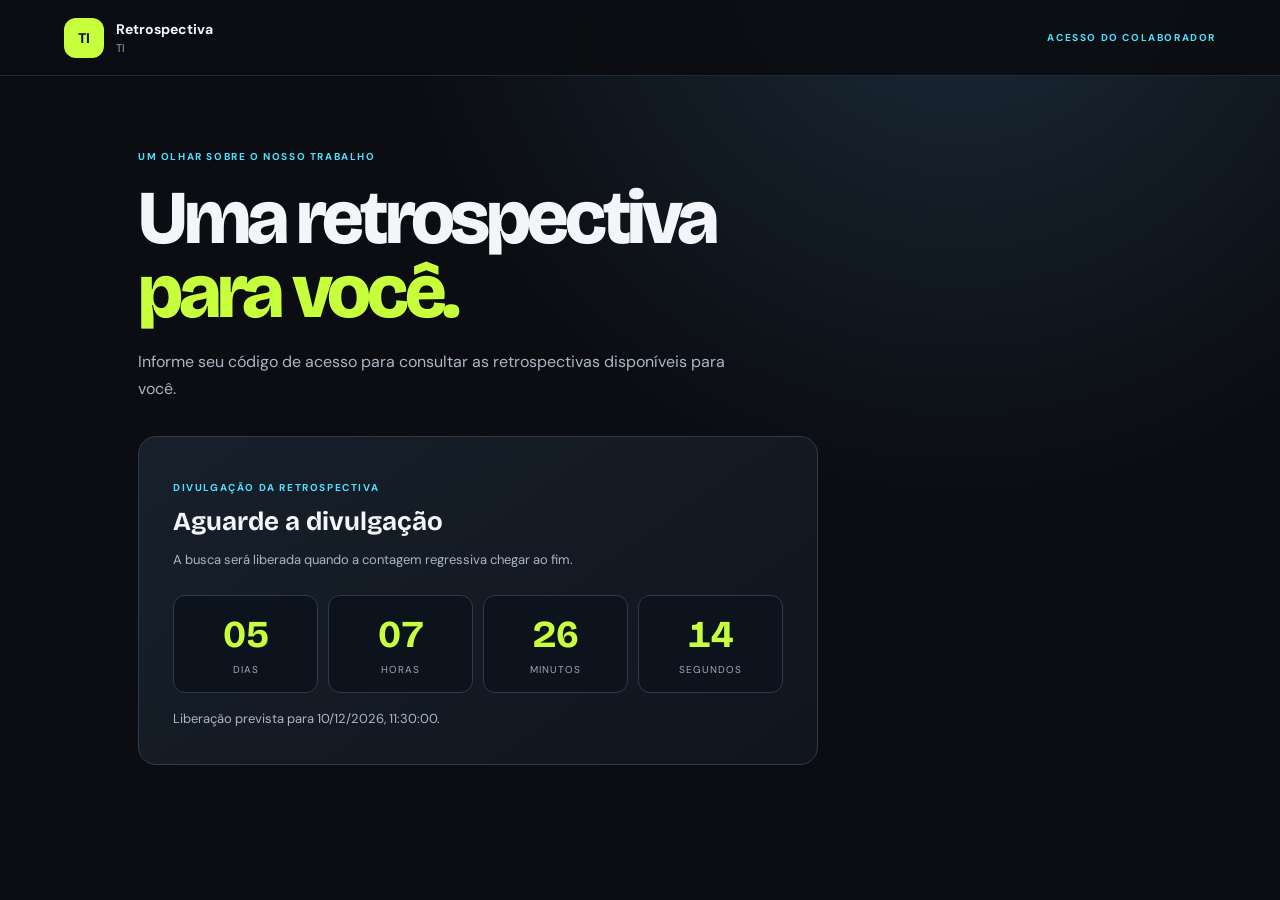
<file: acesso.html>
<!DOCTYPE html>
<html lang="pt-BR">
<head>
  <meta charset="UTF-8">
  <meta name="viewport" content="width=device-width, initial-scale=1">
  <meta name="theme-color" content="#0b0d12">
  <meta name="description" content="Acesse sua retrospectiva personalizada da equipe de Gestão da Informação e TI.">
  <title>Minha retrospectiva · GI TI</title>
  <link rel="preconnect" href="https://fonts.googleapis.com">
  <link rel="preconnect" href="https://fonts.gstatic.com" crossorigin>
  <link href="https://fonts.googleapis.com/css2?family=DM+Sans:wght@400;500;600;700&family=Bricolage+Grotesque:opsz,wght@12..96,600;12..96,800&display=swap" rel="stylesheet">
  <link rel="stylesheet" href="retrospectiva.css">
</head>
<body>
  <header class="public-header">
    <a class="brand" href="acesso.html" aria-label="Página inicial da retrospectiva">
      <span class="brand-mark">TI</span>
      <span><b>Retrospectiva</b><small>TI</small></span>
    </a>
    <span class="header-label">ACESSO DO COLABORADOR</span>
  </header>

  <main class="public-main">
    <section class="intro">
      <p class="eyebrow">UM OLHAR SOBRE O NOSSO TRABALHO</p>
      <h1>Uma retrospectiva<br><em>para você.</em></h1>
      <p class="intro-copy">Informe seu código de acesso para consultar as retrospectivas disponíveis para você.</p>
    </section>

    <section class="release-panel" id="releasePanel">
      <p class="eyebrow">DIVULGAÇÃO DA RETROSPECTIVA</p>
      <h2 id="releaseTitle">Aguarde a divulgação</h2>
      <p id="releaseMessage" class="release-message" role="status" aria-live="polite">Verificando a data de liberação...</p>
      <div class="countdown" id="countdown" aria-label="Tempo restante para a divulgação" aria-live="off">
        <div><strong id="countdownDays">--</strong><span>dias</span></div>
        <div><strong id="countdownHours">--</strong><span>horas</span></div>
        <div><strong id="countdownMinutes">--</strong><span>minutos</span></div>
        <div><strong id="countdownSeconds">--</strong><span>segundos</span></div>
      </div>
      <p id="releaseDateLabel" class="release-date-label"></p>
    </section>

    <section class="access-panel" id="accessPanel" hidden>
      <div class="panel-heading">
        <span class="step-number">01</span>
        <div>
          <h2>Informe seu código</h2>
          <p>Digite os cinco números do código informado pela equipe.</p>
        </div>
      </div>

      <form id="accessForm" novalidate>
        <label id="accessCodeLabel" for="codeDigit1">Código de acesso</label>
        <div class="code-inputs" role="group" aria-labelledby="accessCodeLabel" aria-describedby="codeHint">
          <input id="codeDigit1" class="code-digit" name="codigo-1" type="text" inputmode="numeric" pattern="[0-9]" maxlength="1" autocomplete="one-time-code" aria-label="Dígito 1 do código" required disabled>
          <input class="code-digit" name="codigo-2" type="text" inputmode="numeric" pattern="[0-9]" maxlength="1" aria-label="Dígito 2 do código" required disabled>
          <input class="code-digit" name="codigo-3" type="text" inputmode="numeric" pattern="[0-9]" maxlength="1" aria-label="Dígito 3 do código" required disabled>
          <input class="code-digit" name="codigo-4" type="text" inputmode="numeric" pattern="[0-9]" maxlength="1" aria-label="Dígito 4 do código" required disabled>
          <input class="code-digit" name="codigo-5" type="text" inputmode="numeric" pattern="[0-9]" maxlength="1" aria-label="Dígito 5 do código" required disabled>
        </div>
        <p class="code-hint" id="codeHint">O hífen do código não precisa ser digitado.</p>

        <button class="primary-button" id="accessButton" type="submit" disabled>
          Acessar minha retrospectiva <span aria-hidden="true">↗</span>
        </button>
        <p class="form-status" id="formStatus" role="status" aria-live="polite"></p>
      </form>
      <p class="privacy-note">Os conteúdos apresentados dependem das permissões cadastradas para o código informado.</p>
    </section>

    <section class="result-section" id="resultSection" hidden>
      <div class="welcome-row">
        <div>
          <p class="eyebrow">ACESSO IDENTIFICADO</p>
          <h2 id="welcomeTitle">Olá!</h2>
          <p id="welcomeSector" class="welcome-sector"></p>
        </div>
        <button class="text-button" id="changeUser" type="button">Trocar identificação</button>
      </div>

      <article class="personal-message" id="personalMessage" aria-labelledby="personalMessageTitle" hidden>
        <p class="eyebrow">UMA MENSAGEM PARA VOCÊS</p>
        <h3 id="personalMessageTitle">Antes de encerrar esta retrospectiva, gostaria de deixar algumas palavras.</h3>
        <p>Este projeto nasceu da vontade de olhar para trás e reconhecer um pouco do trabalho que acontece todos os dias, além de valorizar as experiências que fazem parte da nossa rotina.</p>
        <p>Por trás de cada atendimento, chamado, manutenção, ajuste ou melhoria, existem pessoas, dedicação e desafios que fazem parte dessa jornada.</p>
        <p>A ideia desta retrospectiva não é apenas apresentar números ou resultados, mas valorizar o caminho percorrido, as dificuldades superadas e tudo aquilo que construímos juntos.</p>
        <p>Espero que, ao assistir, vocês consigam reconhecer um pouco da contribuição de cada um e perceber que até as pequenas ações fazem diferença no resultado coletivo.</p>
        <p>Obrigado pela parceria, pela paciência e pela colaboração ao longo dessa jornada.</p>
        <p class="personal-message-highlight"><strong>Que possamos continuar aprendendo, evoluindo e construindo coisas melhores juntos!</strong></p>
        <p class="personal-message-signoff">Com carinho e reconhecimento,<br><strong>Thalysson</strong></p>
        <button class="surprise-button" id="openSurprise" type="button">Ver a surpresa</button>
      </article>

      <dialog class="surprise-dialog" id="surpriseDialog" aria-labelledby="surpriseTitle">
        <div class="surprise-dialog-header">
          <h2 id="surpriseTitle">Uma surpresa para você</h2>
          <button class="text-button" id="closeSurprise" type="button" aria-label="Fechar surpresa">Fechar</button>
        </div>
        <img
          class="surprise-image"
          src="exemplos/assets/Emblema%20CAMBA%C3%8D%20com%20Capacete%20Branco.png"
          alt="Emblema CAMBAÍ com um piloto segurando um troféu"
        >
        <div class="surprise-actions">
          <a
            class="video-action"
            href="exemplos/assets/Emblema%20CAMBA%C3%8D%20com%20Capacete%20Branco.png"
            download="Emblema-CAMBAI.png"
          >Baixar imagem</a>
          <button class="surprise-button" id="printSurprise" type="button">Imprimir</button>
        </div>
      </dialog>

      <div class="content-heading">
        <span class="step-number">02</span>
        <div>
          <h2>Suas retrospectivas</h2>
          <p>Assista às apresentações interativas liberadas para você.</p>
        </div>
      </div>
      <div class="video-grid" id="videoGrid" aria-label="Apresentações da retrospectiva"></div>
      <p class="empty-access" id="emptyAccess" hidden>
        Não há retrospectivas liberadas para este cadastro no momento. Se acredita que isso está incorreto, procure a equipe de Gestão da Informação / TI.
      </p>
    </section>

  <script src="config-publico.js"></script>
  <script src="retrospectiva.js"></script>
</body>
</html>
</file>
<file: retrospectiva.css>
*{box-sizing:border-box}
:root{color-scheme:dark;--bg:#0b0d12;--panel:#121722;--line:#252d3a;--muted:#9ba8ba;--text:#f3f5f8;--lime:#c8ff3d;--cyan:#4de1ff}
body{margin:0;min-height:100vh;background:radial-gradient(ellipse at 75% -10%,#1b2c3a 0,transparent 42%),var(--bg);color:var(--text);font:15px "DM Sans",sans-serif}
.public-header{height:76px;padding:0 clamp(20px,5vw,76px);display:flex;align-items:center;justify-content:space-between;border-bottom:1px solid #222a36;background:#0b0d12ef;position:sticky;top:0;z-index:5;backdrop-filter:blur(14px)}
.brand{display:flex;gap:12px;align-items:center;color:inherit;text-decoration:none}.brand-mark{display:grid;place-items:center;width:40px;height:40px;border-radius:12px;background:var(--lime);color:#10150a;font-weight:800;font-size:14px}.brand b,.brand small{display:block}.brand b{font-size:14px}.brand small{font-size:11px;color:var(--muted);margin-top:3px}
.header-label,.eyebrow{letter-spacing:.16em;font-size:10px;font-weight:700;color:var(--cyan)}
.public-main{max-width:1060px;margin:auto;padding:64px 28px 30px}
.intro{max-width:720px;margin-bottom:34px}.intro h1{font:800 clamp(44px,7vw,76px)/.98 "Bricolage Grotesque","DM Sans",sans-serif;letter-spacing:-.055em;margin:18px 0}.intro h1 em{font-style:normal;color:var(--lime)}.intro-copy{font-size:16px;line-height:1.7;color:#aab6c5;max-width:590px}
.access-panel{max-width:680px;border:1px solid #303b49;border-radius:18px;background:linear-gradient(145deg,#17202b,#10151e);padding:clamp(22px,4vw,34px)}
.release-panel{max-width:680px;padding:clamp(22px,4vw,34px);border:1px solid #303b49;border-radius:18px;background:linear-gradient(145deg,#17202b,#10151e)}
.release-panel h2{font:700 26px "Bricolage Grotesque","DM Sans",sans-serif;margin:12px 0 8px}
.release-message,.release-date-label{color:#aab6c5;font-size:13px;line-height:1.6}
.countdown{display:grid;grid-template-columns:repeat(4,minmax(0,1fr));gap:10px;margin:24px 0 16px}
.countdown>div{display:flex;flex-direction:column;align-items:center;gap:6px;padding:16px 8px;border:1px solid #303b49;border-radius:12px;background:#0d131c}
.countdown strong{font:700 clamp(24px,5vw,38px) "Bricolage Grotesque","DM Sans",sans-serif;color:var(--lime);font-variant-numeric:tabular-nums}
.countdown span{color:#9ba8ba;font-size:10px;text-transform:uppercase;letter-spacing:.1em}
.release-date-label{margin:0}
.panel-heading,.content-heading{display:flex;align-items:flex-start;gap:14px;margin-bottom:25px}.step-number{flex:none;display:grid;place-items:center;width:34px;height:34px;border-radius:10px;background:#263342;color:var(--lime);font:700 12px "DM Sans"}.panel-heading h2,.content-heading h2{font:700 22px "Bricolage Grotesque","DM Sans",sans-serif;margin:2px 0 5px}.panel-heading p,.content-heading p{margin:0;color:#9ba8ba;font-size:13px;line-height:1.5}
form label{display:block;font-weight:700;font-size:12px;margin:18px 0 8px}
form input{display:block;width:100%;min-height:48px;padding:12px 14px;border:1px solid #3a4656;border-radius:10px;background:#0b111a;color:#f3f5f8;font:14px "DM Sans",sans-serif;outline:none}
form input:focus{border-color:var(--cyan);box-shadow:0 0 0 3px #4de1ff20}
.code-inputs{display:flex;gap:clamp(6px,2vw,10px);margin-top:8px}
.code-digit{width:clamp(40px,12vw,54px)!important;min-height:clamp(48px,15vw,60px)!important;padding:8px!important;text-align:center;font:700 26px "Bricolage Grotesque","DM Sans",sans-serif!important;font-variant-numeric:tabular-nums}
.code-digit:disabled{opacity:.55}
.code-hint{margin:8px 0 0;color:#9ba8ba;font-size:11px}
.primary-button{display:flex;align-items:center;justify-content:center;gap:12px;width:100%;min-height:48px;margin-top:22px;padding:12px 16px;border:1px solid var(--lime);border-radius:10px;background:var(--lime);color:#12170b;font:700 13px "DM Sans",sans-serif;cursor:pointer}.primary-button:disabled{opacity:.5;cursor:not-allowed}
.form-status{min-height:18px;margin:12px 0 0;color:#ffaaaa;font-size:12px}.privacy-note{margin:18px 0 0;color:#8290a3;font-size:11px;line-height:1.6}
.result-section{margin-top:46px}.welcome-row{display:flex;align-items:flex-start;justify-content:space-between;gap:20px;padding:25px 0 30px;border-bottom:1px solid #252d3a}.welcome-row h2{font:800 clamp(30px,4vw,42px) "Bricolage Grotesque","DM Sans",sans-serif;margin:8px 0}.welcome-sector{color:#aab6c5;margin:0}.text-button{border:1px solid #394657;background:#1a2430;color:#e7edf5;border-radius:9px;padding:10px 13px;font:600 11px "DM Sans",sans-serif;cursor:pointer}
.personal-message{max-width:780px;margin:28px 0;padding:clamp(22px,4vw,34px);border:1px solid #35443a;border-radius:16px;background:linear-gradient(145deg,#17221f,#111821);color:#c3cdd5;font-size:14px;line-height:1.75}
.personal-message h3{margin:12px 0 20px;color:var(--text);font:700 clamp(20px,3vw,26px)/1.35 "Bricolage Grotesque","DM Sans",sans-serif}
.personal-message p{margin:0 0 14px}
.personal-message .personal-message-highlight{margin-top:22px;color:var(--lime);font-size:16px}
.personal-message .personal-message-signoff{margin:24px 0 0;color:#aab6c5}
.personal-message-signoff strong{display:inline-block;margin-top:8px;color:var(--text)}
.surprise-button{display:inline-flex;align-items:center;justify-content:center;min-height:42px;margin-top:18px;padding:10px 16px;border:1px solid var(--lime);border-radius:9px;background:var(--lime);color:#12170b;font:700 12px "DM Sans",sans-serif;text-decoration:none;cursor:pointer}
.surprise-dialog{width:min(720px,calc(100% - 32px));max-height:calc(100% - 32px);padding:clamp(16px,3vw,26px);border:1px solid #394657;border-radius:16px;background:#121722;color:var(--text)}
.surprise-dialog::backdrop{background:#05070bd9;backdrop-filter:blur(4px)}
.surprise-dialog-header,.surprise-actions{display:flex;align-items:center;justify-content:space-between;gap:12px}
.surprise-dialog-header h2{margin:0;font:700 22px "Bricolage Grotesque","DM Sans",sans-serif}
.surprise-dialog-header .text-button{flex:none}
.surprise-image{display:block;width:auto;height:auto;max-width:100%;max-height:60vh;margin:20px auto;object-fit:contain}
.surprise-actions{justify-content:flex-end;flex-wrap:wrap}
.surprise-actions .video-action{margin:0}
.surprise-actions .surprise-button{margin:0}
.content-heading{margin:30px 0 20px}.video-grid{display:grid;grid-template-columns:repeat(2,minmax(0,1fr));gap:16px}
.video-card{display:flex;flex-direction:column;min-height:220px;padding:23px;border:1px solid #303b49;border-radius:16px;background:linear-gradient(145deg,#17202b,#10151e)}
.video-card-icon{display:grid;place-items:center;width:44px;height:44px;border-radius:13px;background:#263342;color:var(--lime);font-size:20px;margin-bottom:18px}
.video-card h3{font:700 21px "Bricolage Grotesque","DM Sans",sans-serif;margin:0 0 8px}.video-card p{color:#a5b0bf;font-size:13px;line-height:1.6;margin:0 0 20px}
.animation-frame{position:relative;overflow:hidden;width:calc(100% + 46px);height:min(68vh,720px);min-height:520px;margin:0 -23px 18px;border-block:1px solid #303b49;background:#0b0d12}
.animation-player{display:block;width:100%;height:100%;border:0;background:#0b0d12}
.video-action{display:inline-flex;align-items:center;justify-content:center;gap:9px;margin-top:auto;min-height:42px;padding:10px 14px;border-radius:9px;background:var(--lime);color:#12170b;text-decoration:none;font:700 12px "DM Sans",sans-serif}
.video-not-configured{margin-top:auto;padding:11px 13px;border:1px dashed #485567;border-radius:9px;color:#9ba8ba;font-size:11px}
.empty-access{padding:20px;border:1px solid #664b36;border-radius:12px;background:#241a14;color:#e9c5a7;font-size:13px;line-height:1.6}
.public-footer{display:flex;justify-content:space-between;color:#647184;font-size:11px;padding:50px 0 10px}
[hidden]{display:none!important}
@media print{
  @page{margin:10mm}
  body *{visibility:hidden!important}
  .surprise-dialog[open],.surprise-dialog[open] *{visibility:visible!important}
  .surprise-dialog[open]{position:absolute;inset:0;width:100%;max-width:none;height:auto;max-height:none;overflow:visible;padding:0;border:0;border-radius:0;background:#fff;color:#000}
  .surprise-dialog-header,.surprise-actions{display:none!important}
  .surprise-image{max-width:100%;max-height:270mm;margin:0 auto}
}
@media(max-width:650px){.public-header{height:auto;min-height:70px;gap:10px;padding:14px 18px}.header-label{font-size:8px}.public-main{padding:42px 18px 24px}.video-grid{grid-template-columns:1fr}.welcome-row{flex-direction:column}.text-button{width:100%}.intro h1{font-size:48px}.video-card{padding:18px}.animation-frame{width:calc(100% + 36px);height:70vh;min-height:460px;margin-inline:-18px}.countdown{gap:6px}.countdown>div{padding:13px 4px}.countdown span{font-size:8px}}
</file>
